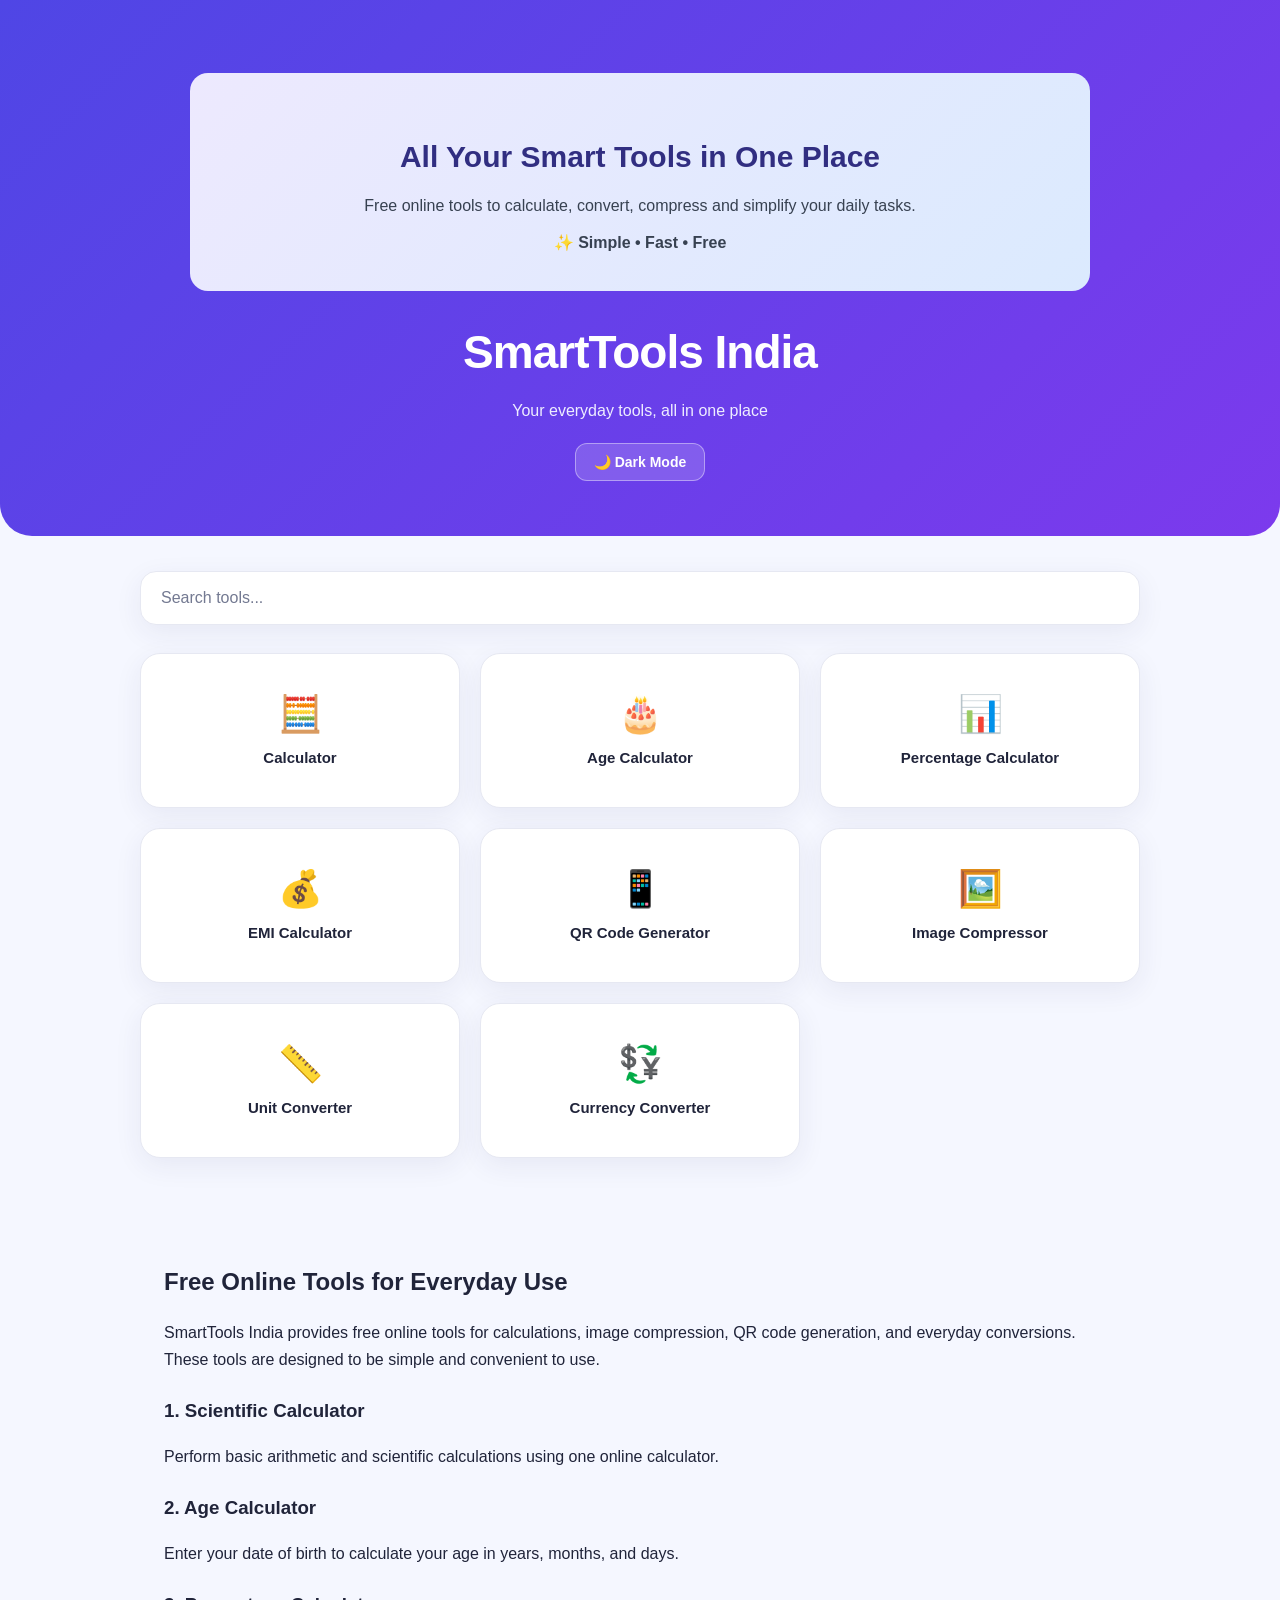
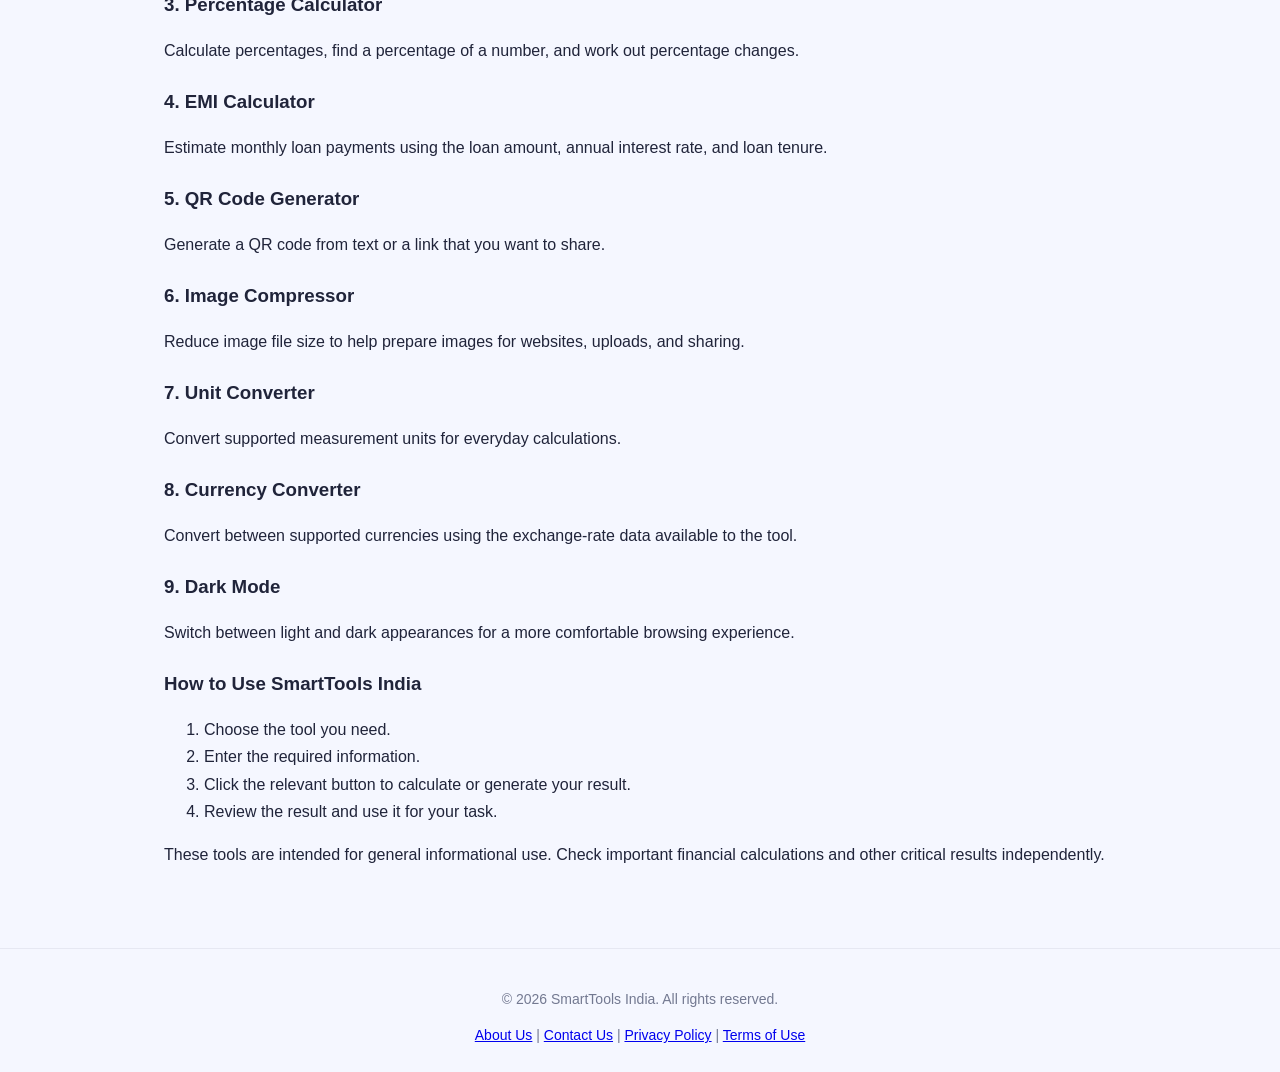
<file: index.html>
<!DOCTYPE html>
<html lang="en">
<head>
    <meta name="google-site-verification" content="Ud6FLCr-HIWoYgSxxKe6QZ-1Vs3FqGIS44I4vIjHwUQ" />
    <meta charset="UTF-8">
    <meta name="viewport" content="width=device-width, initial-scale=1.0">
    <title>SmartTools India</title>
    <link rel="stylesheet" href="style.css">
    
<title>SmartTools India - Free Online Calculators & Tools</title>
<meta name="description" content="Use free online tools including a scientific calculator, age calculator, percentage calculator, EMI calculator, QR code generator, image compressor, unit converter and currency converter.">
<meta name="robots" content="index, follow">
<link rel="canonical" href="https://sanchitshukla6306.github.io/smarttools-india/">

</head>
<body>

    <header>
<section class="welcome-section">
    <h2>All Your Smart Tools in One Place</h2>
    <p>Free online tools to calculate, convert, compress and simplify your daily tasks.</p>
    <p class="welcome-note">✨ Simple • Fast • Free</p>
</section>
        <h1>SmartTools India</h1>
        <p>Your everyday tools, all in one place</p>
        <button id="theme-toggle" class="theme-button">
    🌙 Dark Mode
</button>
    </header>

    <main>
        <input
            type="search"
            id="search"
            placeholder="Search tools..."
            aria-label="Search tools"
        >

        <section class="tools">
            <button class="tool-card" data-tool="calculator">
                🧮 <span>Calculator</span>
            </button>

            <button class="tool-card" data-tool="age">
                🎂 <span>Age Calculator</span>
            </button>

            <button class="tool-card" data-tool="percentage">
                📊 <span>Percentage Calculator</span>
            </button>
            
    

            <button class="tool-card" data-tool="emi">
                💰 <span>EMI Calculator</span>
            </button>

            <button class="tool-card" data-tool="qr">
                📱 <span>QR Code Generator</span>
            </button>

            <button class="tool-card" data-tool="compressor">
                🖼️ <span>Image Compressor</span>
            </button>

            <button class="tool-card" data-tool="converter">
                📏 <span> Unit Converter</span> 
            </button>

            <button class="tool-card" data-tool="currency">
                💱 <span> Currency Converter </span>
</button>

        </section>

        <section id="tool-area" class="tool-area" hidden>
            <h2 id="tool-title"></h2>
            <div id="tool-content"></div>
            <p id="result" role="status" aria-live="polite"></p>
        </section>
    </main>
    
<section class="seo-content">
    
  <h2>Free Online Tools for Everyday Use</h2>
  <p>
    SmartTools India provides free online tools for calculations,
    image compression, QR code generation, and everyday conversions.
    These tools are designed to be simple and convenient to use.
  </p>

  <h3>1. Scientific Calculator</h3>
  <p>Perform basic arithmetic and scientific calculations using one online calculator.</p>

  <h3>2. Age Calculator</h3>
  <p>Enter your date of birth to calculate your age in years, months, and days.</p>

  <h3>3. Percentage Calculator</h3>
  <p>Calculate percentages, find a percentage of a number, and work out percentage changes.</p>

  <h3>4. EMI Calculator</h3>
  <p>Estimate monthly loan payments using the loan amount, annual interest rate, and loan tenure.</p>

  <h3>5. QR Code Generator</h3>
  <p>Generate a QR code from text or a link that you want to share.</p>

  <h3>6. Image Compressor</h3>
  <p>Reduce image file size to help prepare images for websites, uploads, and sharing.</p>

  <h3>7. Unit Converter</h3>
  <p>Convert supported measurement units for everyday calculations.</p>

  <h3>8. Currency Converter</h3>
  <p>Convert between supported currencies using the exchange-rate data available to the tool.</p>

  <h3>9. Dark Mode</h3>
  <p>Switch between light and dark appearances for a more comfortable browsing experience.</p>

  <h3>How to Use SmartTools India</h3>
  <ol>
    <li>Choose the tool you need.</li>
    <li>Enter the required information.</li>
    <li>Click the relevant button to calculate or generate your result.</li>
    <li>Review the result and use it for your task.</li>
  </ol>

  <p>
    These tools are intended for general informational use.
    Check important financial calculations and other critical results independently.
  </p>
</section>



    

<footer class="site-footer">
  <p>© 2026 SmartTools India. All rights reserved.</p>

  <nav aria-label="Footer navigation">
    <a href="./about.html">About Us</a> |
    <a href="./contact.html">Contact Us</a> |
    <a href="./privacy.html">Privacy Policy</a> |
    <a href="./terms.html">Terms of Use</a>
  </nav>
</footer>

<script src="script.js"></script>

</body>
</html>
</file>
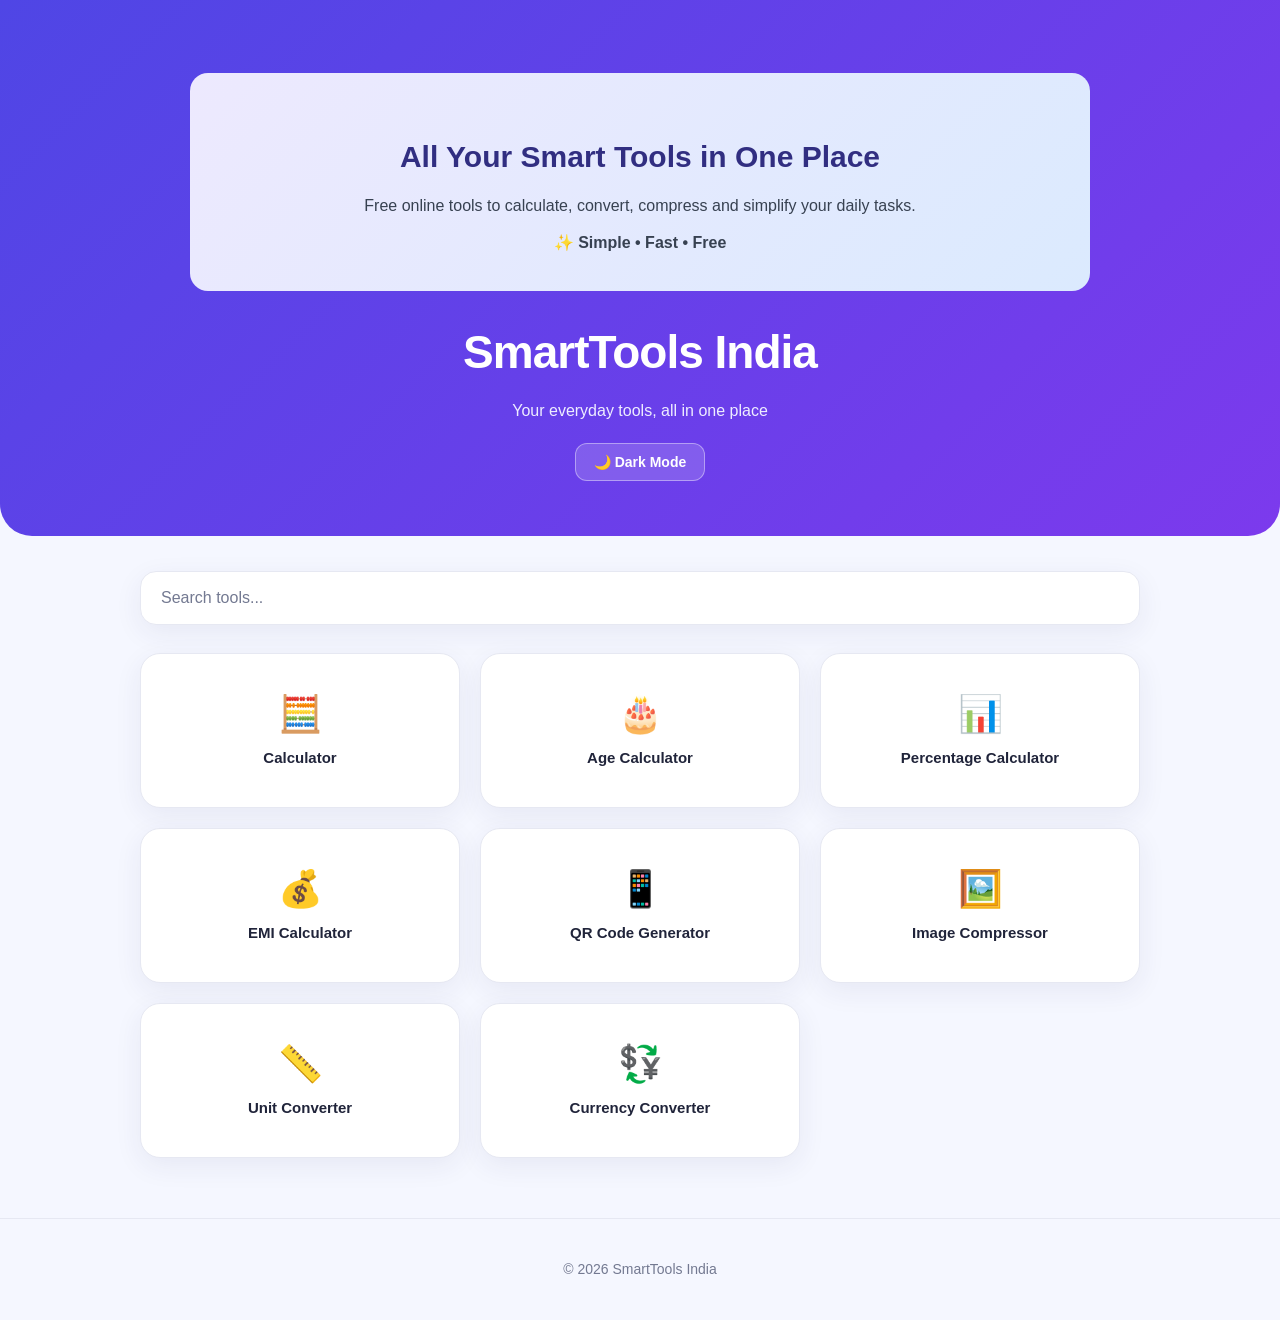
<file: SmartToolsIndia/index.html>
<!DOCTYPE html>
<html lang="en">
<head>
    <meta charset="UTF-8">
    <meta name="viewport" content="width=device-width, initial-scale=1.0">
    <title>SmartTools India</title>
    <link rel="stylesheet" href="style.css">
</head>
<body>

    <header>
<section class="welcome-section">
    <h2>All Your Smart Tools in One Place</h2>
    <p>Free online tools to calculate, convert, compress and simplify your daily tasks.</p>
    <p class="welcome-note">✨ Simple • Fast • Free</p>
</section>
        <h1>SmartTools India</h1>
        <p>Your everyday tools, all in one place</p>
        <button id="theme-toggle" class="theme-button">
    🌙 Dark Mode
</button>
    </header>

    <main>
        <input
            type="search"
            id="search"
            placeholder="Search tools..."
            aria-label="Search tools"
        >

        <section class="tools">
            <button class="tool-card" data-tool="calculator">
                🧮 <span>Calculator</span>
            </button>

            <button class="tool-card" data-tool="age">
                🎂 <span>Age Calculator</span>
            </button>

            <button class="tool-card" data-tool="percentage">
                📊 <span>Percentage Calculator</span>
            </button>
    

            <button class="tool-card" data-tool="emi">
                💰 <span>EMI Calculator</span>
            </button>

            <button class="tool-card" data-tool="qr">
                📱 <span>QR Code Generator</span>
            </button>

            <button class="tool-card" data-tool="compressor">
                🖼️ <span>Image Compressor</span>
            </button>

            <button class="tool-card" data-tool="converter">
                📏 <span> Unit Converter</span> 
            </button>

            <button class="tool-card" data-tool="currency">
                💱 <span> Currency Converter </span>
</button>

        </section>

        <section id="tool-area" class="tool-area" hidden>
            <h2 id="tool-title"></h2>
            <div id="tool-content"></div>
            <p id="result" role="status" aria-live="polite"></p>
        </section>
    </main>

    <footer>
        <p>© 2026 SmartTools India</p>
    </footer>

    <script src="script.js"></script>
</body>
</html>
</file>
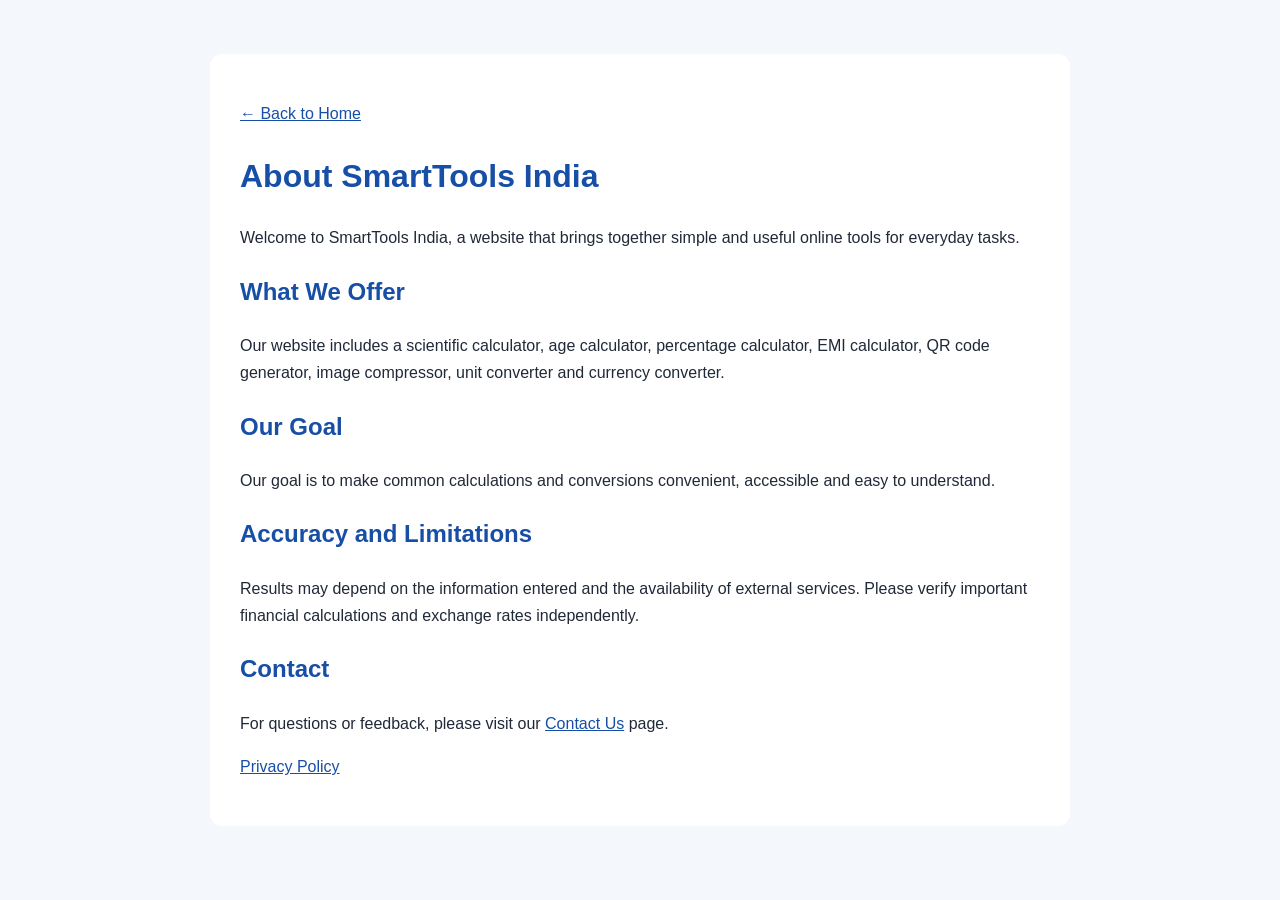
<file: about.html>
<!DOCTYPE html>
<html lang="en">
<head>
  <meta charset="UTF-8">
  <meta name="viewport" content="width=device-width, initial-scale=1.0">
  <meta name="description" content="Learn about SmartTools India and its free online tools.">
  <title>About Us | SmartTools India</title>
  <style>
    body {
      font-family: Arial, sans-serif;
      line-height: 1.7;
      color: #202938;
      background: #f4f7fb;
      margin: 0;
      padding: 24px 16px;
    }
    main {
      max-width: 800px;
      margin: 30px auto;
      padding: 30px;
      background: white;
      border-radius: 12px;
    }
    h1, h2 { color: #174ea6; }
    a { color: #174ea6; }
    @media (max-width: 600px) {
      main { padding: 20px; margin: 10px auto; }
    }
  </style>
</head>
<body>
  <main>
    <p><a href="./index.html">← Back to Home</a></p>

    <h1>About SmartTools India</h1>

    <p>
      Welcome to SmartTools India, a website that brings together
      simple and useful online tools for everyday tasks.
    </p>

    <h2>What We Offer</h2>
    <p>
      Our website includes a scientific calculator, age calculator,
      percentage calculator, EMI calculator, QR code generator,
      image compressor, unit converter and currency converter.
    </p>

    <h2>Our Goal</h2>
    <p>
      Our goal is to make common calculations and conversions
      convenient, accessible and easy to understand.
    </p>

    <h2>Accuracy and Limitations</h2>
    <p>
      Results may depend on the information entered and the
      availability of external services. Please verify important
      financial calculations and exchange rates independently.
    </p>

    <h2>Contact</h2>
    <p>
      For questions or feedback, please visit our
      <a href="./contact.html">Contact Us</a> page.
    </p>

    <p><a href="./privacy.html">Privacy Policy</a></p>
  </main>
</body>
</html>
</file>
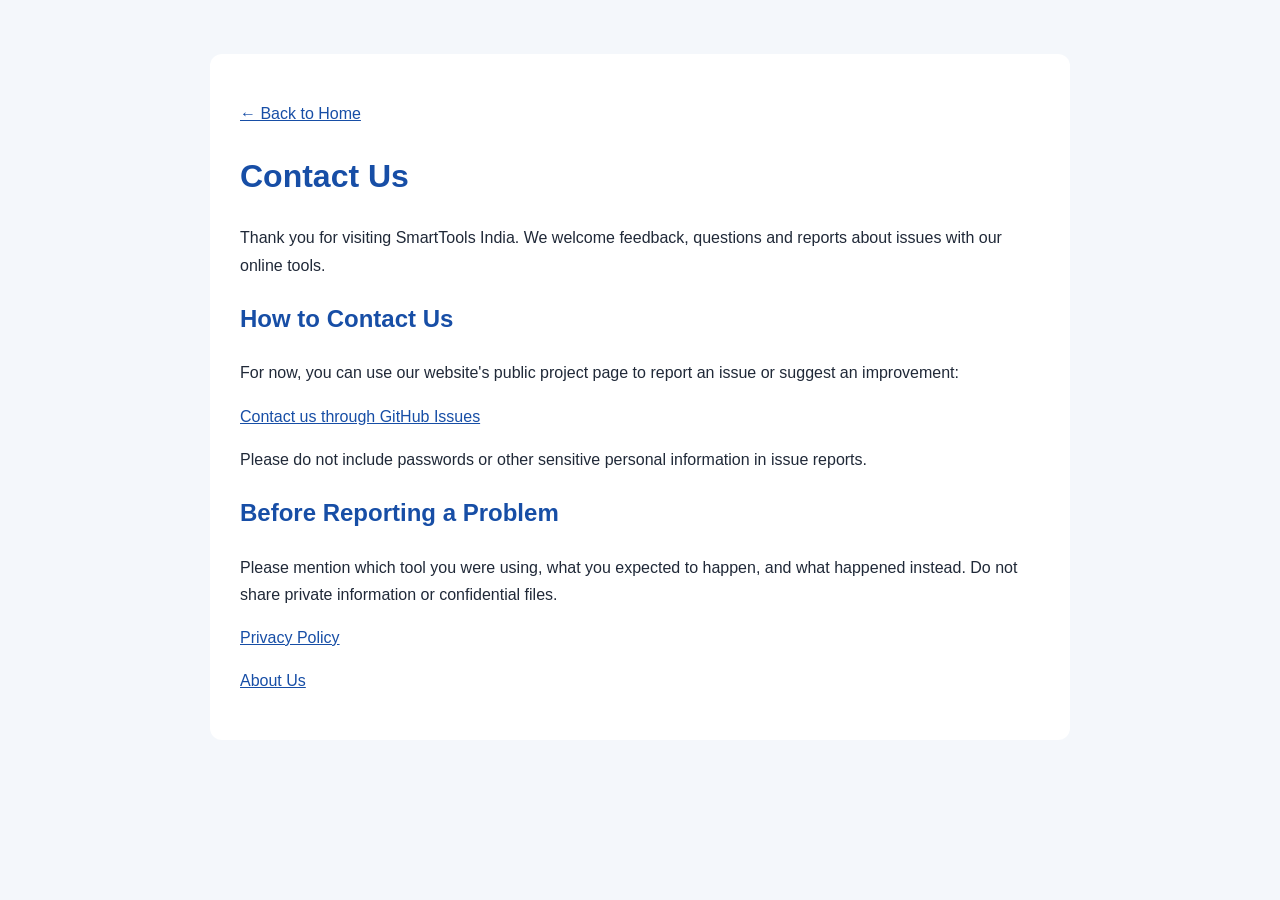
<file: contact.html>
<!DOCTYPE html>
<html lang="en">
<head>
  <meta charset="UTF-8">
  <meta name="viewport" content="width=device-width, initial-scale=1.0">
  <meta name="description" content="Contact SmartTools India with questions or feedback.">
  <title>Contact Us | SmartTools India</title>
  <style>
    body {
      font-family: Arial, sans-serif;
      line-height: 1.7;
      color: #202938;
      background: #f4f7fb;
      margin: 0;
      padding: 24px 16px;
    }
    main {
      max-width: 800px;
      margin: 30px auto;
      padding: 30px;
      background: white;
      border-radius: 12px;
    }
    h1, h2 { color: #174ea6; }
    a { color: #174ea6; }
    @media (max-width: 600px) {
      main { padding: 20px; margin: 10px auto; }
    }
  </style>
</head>
<body>
  <main>
    <p><a href="./index.html">← Back to Home</a></p>

    <h1>Contact Us</h1>

    <p>
      Thank you for visiting SmartTools India. We welcome feedback,
      questions and reports about issues with our online tools.
    </p>

    <h2>How to Contact Us</h2>
    <p>
      For now, you can use our website's public project page to
      report an issue or suggest an improvement:
    </p>

    <p>
      <a href="https://github.com/sanchitshukla6306/smarttools-india/issues"
         target="_blank" rel="noopener noreferrer">
        Contact us through GitHub Issues
      </a>
    </p>

    <p>Please do not include passwords or other sensitive personal information in issue reports.</p>

    <h2>Before Reporting a Problem</h2>
    <p>
      Please mention which tool you were using, what you expected
      to happen, and what happened instead. Do not share private
      information or confidential files.
    </p>

    <p><a href="./privacy.html">Privacy Policy</a></p>
    <p><a href="./about.html">About Us</a></p>
  </main>
</body>
</html>
</file>
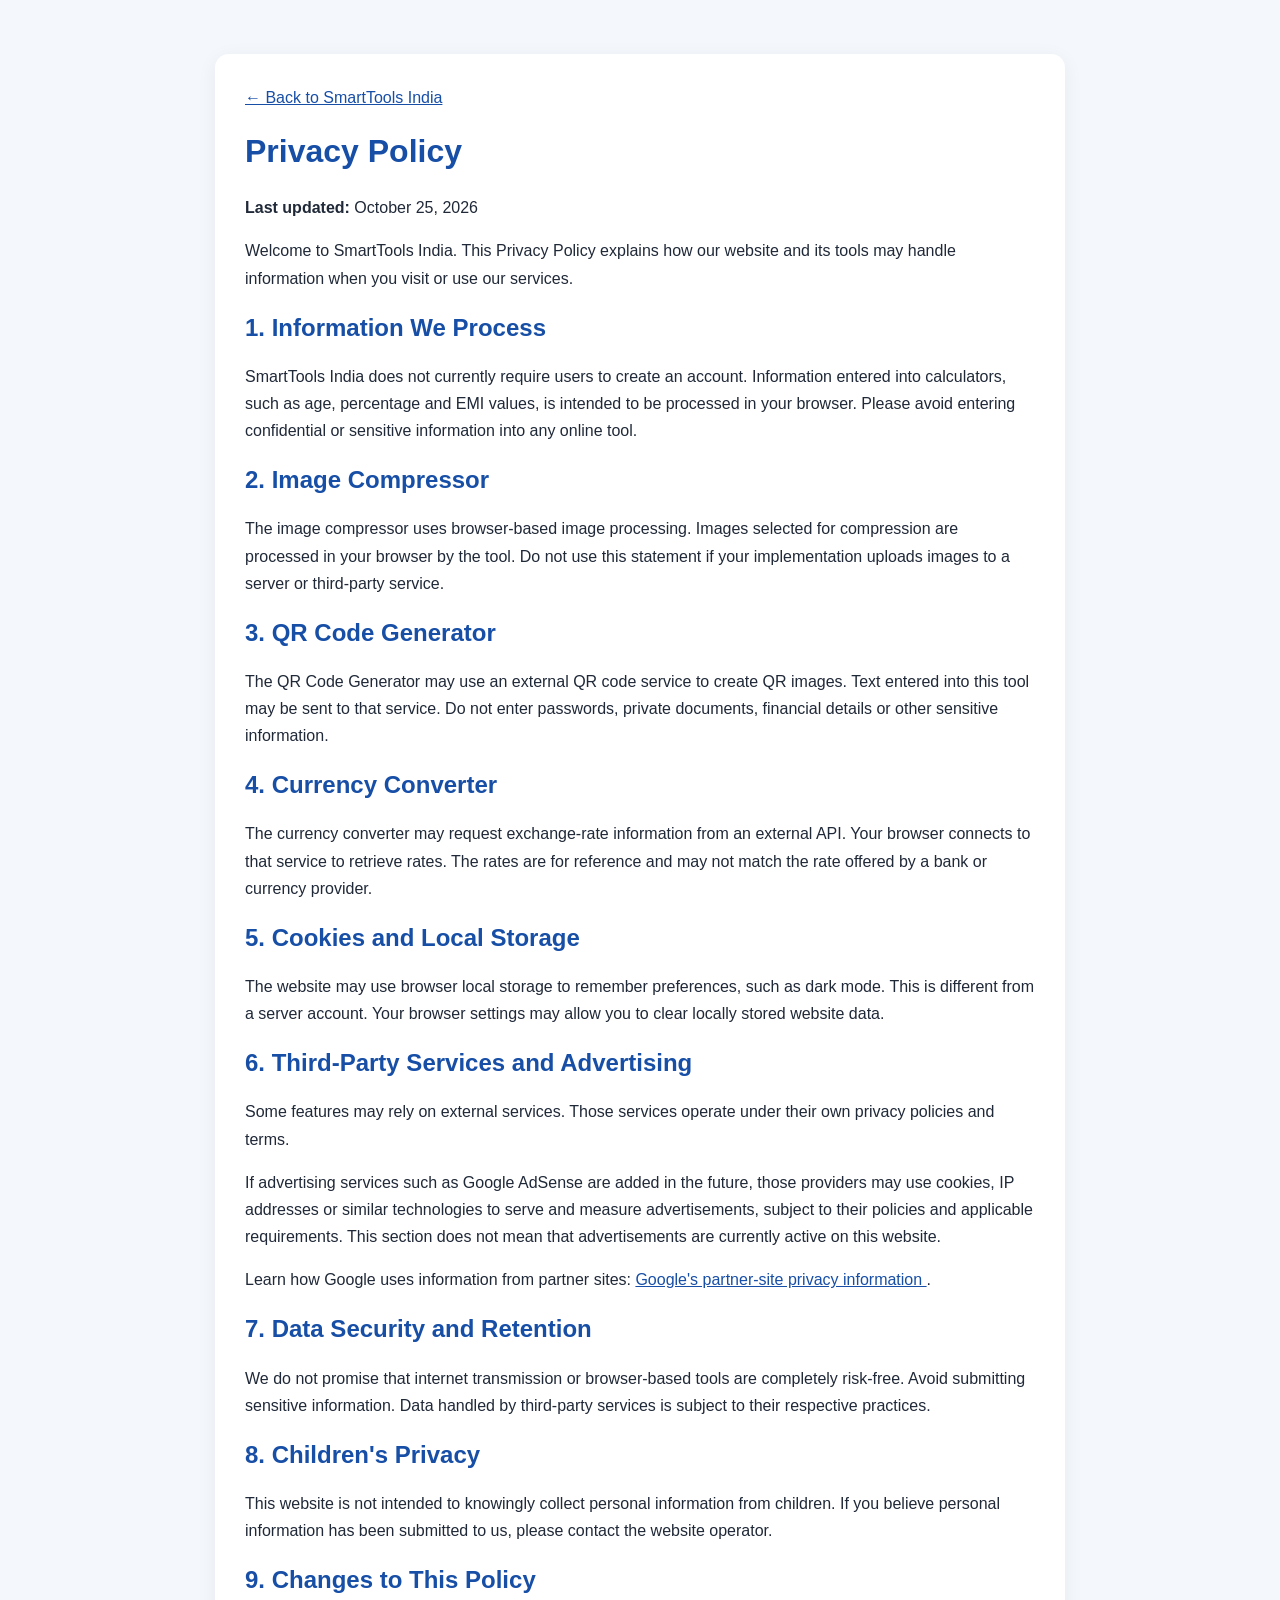
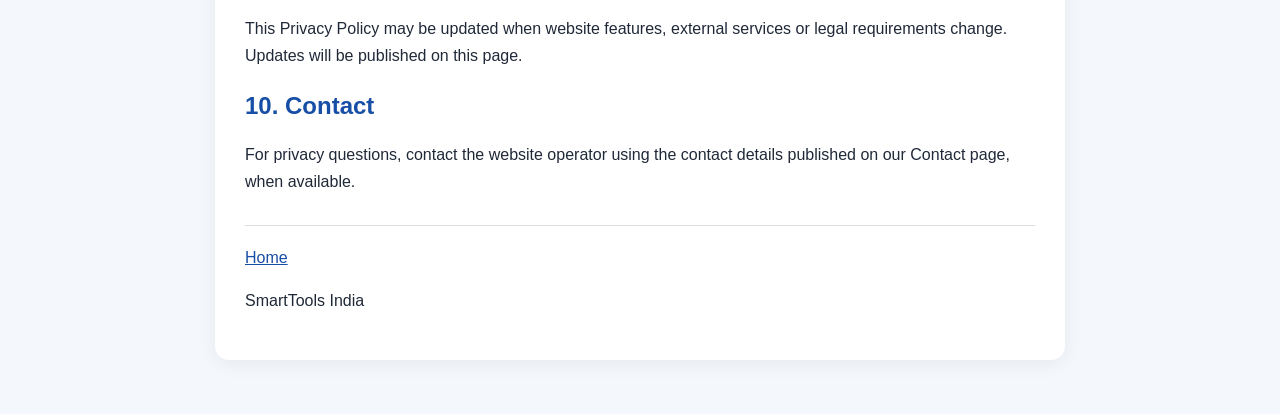
<file: privacy.html>
<!DOCTYPE html>
<html lang="en">
<head>
  <meta charset="UTF-8">
  <meta name="viewport" content="width=device-width, initial-scale=1.0">
  <meta name="description" content="Privacy Policy for SmartTools India, explaining tool usage, external services and privacy practices.">
  <title>Privacy Policy | SmartTools India</title>
  <style>
    * { box-sizing: border-box; }
    body {
      margin: 0;
      padding: 24px 16px;
      font-family: Arial, sans-serif;
      line-height: 1.7;
      color: #202938;
      background: #f4f7fb;
    }
    main {
      max-width: 850px;
      margin: 30px auto;
      padding: 30px;
      background: white;
      border-radius: 14px;
      box-shadow: 0 4px 20px rgba(0,0,0,.06);
    }
    h1, h2 { color: #174ea6; line-height: 1.3; }
    h1 { margin-top: 0; }
    a { color: #174ea6; overflow-wrap: anywhere; }
    .back { display: inline-block; margin-bottom: 20px; }
    footer { margin-top: 30px; border-top: 1px solid #ddd; padding-top: 18px; }
    @media (max-width: 600px) {
      main { padding: 22px 18px; margin: 10px auto; }
    }
  </style>
</head>
<body>
  <main>
    <a class="back" href="./index.html">← Back to SmartTools India</a>

    <h1>Privacy Policy</h1>
    <p><strong>Last updated:</strong> October 25, 2026</p>

    <p>
      Welcome to SmartTools India. This Privacy Policy explains how
      our website and its tools may handle information when you visit
      or use our services.
    </p>

    <h2>1. Information We Process</h2>
    <p>
      SmartTools India does not currently require users to create an
      account. Information entered into calculators, such as age,
      percentage and EMI values, is intended to be processed in your
      browser. Please avoid entering confidential or sensitive
      information into any online tool.
    </p>

    <h2>2. Image Compressor</h2>
    <p>
      The image compressor uses browser-based image processing.
      Images selected for compression are processed in your browser
      by the tool. Do not use this statement if your implementation
      uploads images to a server or third-party service.
    </p>

    <h2>3. QR Code Generator</h2>
    <p>
      The QR Code Generator may use an external QR code service to
      create QR images. Text entered into this tool may be sent to
      that service. Do not enter passwords, private documents,
      financial details or other sensitive information.
    </p>

    <h2>4. Currency Converter</h2>
    <p>
      The currency converter may request exchange-rate information
      from an external API. Your browser connects to that service
      to retrieve rates. The rates are for reference and may not
      match the rate offered by a bank or currency provider.
    </p>

    <h2>5. Cookies and Local Storage</h2>
    <p>
      The website may use browser local storage to remember
      preferences, such as dark mode. This is different from a
      server account. Your browser settings may allow you to clear
      locally stored website data.
    </p>

    <h2>6. Third-Party Services and Advertising</h2>
    <p>
      Some features may rely on external services. Those services
      operate under their own privacy policies and terms.
    </p>
    <p>
      If advertising services such as Google AdSense are added in
      the future, those providers may use cookies, IP addresses
      or similar technologies to serve and measure advertisements,
      subject to their policies and applicable requirements.
      This section does not mean that advertisements are currently
      active on this website.
    </p>
    <p>
      Learn how Google uses information from partner sites:
      <a href="https://policies.google.com/technologies/partner-sites"
         target="_blank" rel="noopener noreferrer">
        Google's partner-site privacy information
      </a>.
    </p>

    <h2>7. Data Security and Retention</h2>
    <p>
      We do not promise that internet transmission or browser-based
      tools are completely risk-free. Avoid submitting sensitive
      information. Data handled by third-party services is subject
      to their respective practices.
    </p>

    <h2>8. Children's Privacy</h2>
    <p>
      This website is not intended to knowingly collect personal
      information from children. If you believe personal information
      has been submitted to us, please contact the website operator.
    </p>

    <h2>9. Changes to This Policy</h2>
    <p>
      This Privacy Policy may be updated when website features,
      external services or legal requirements change. Updates will
      be published on this page.
    </p>

    <h2>10. Contact</h2>
    <p>
      For privacy questions, contact the website operator using
      the contact details published on our Contact page, when available.
    </p>

    <footer>
      <a href="./index.html">Home</a>
      <p>SmartTools India</p>
    </footer>
  </main>
</body>
</html>
</file>
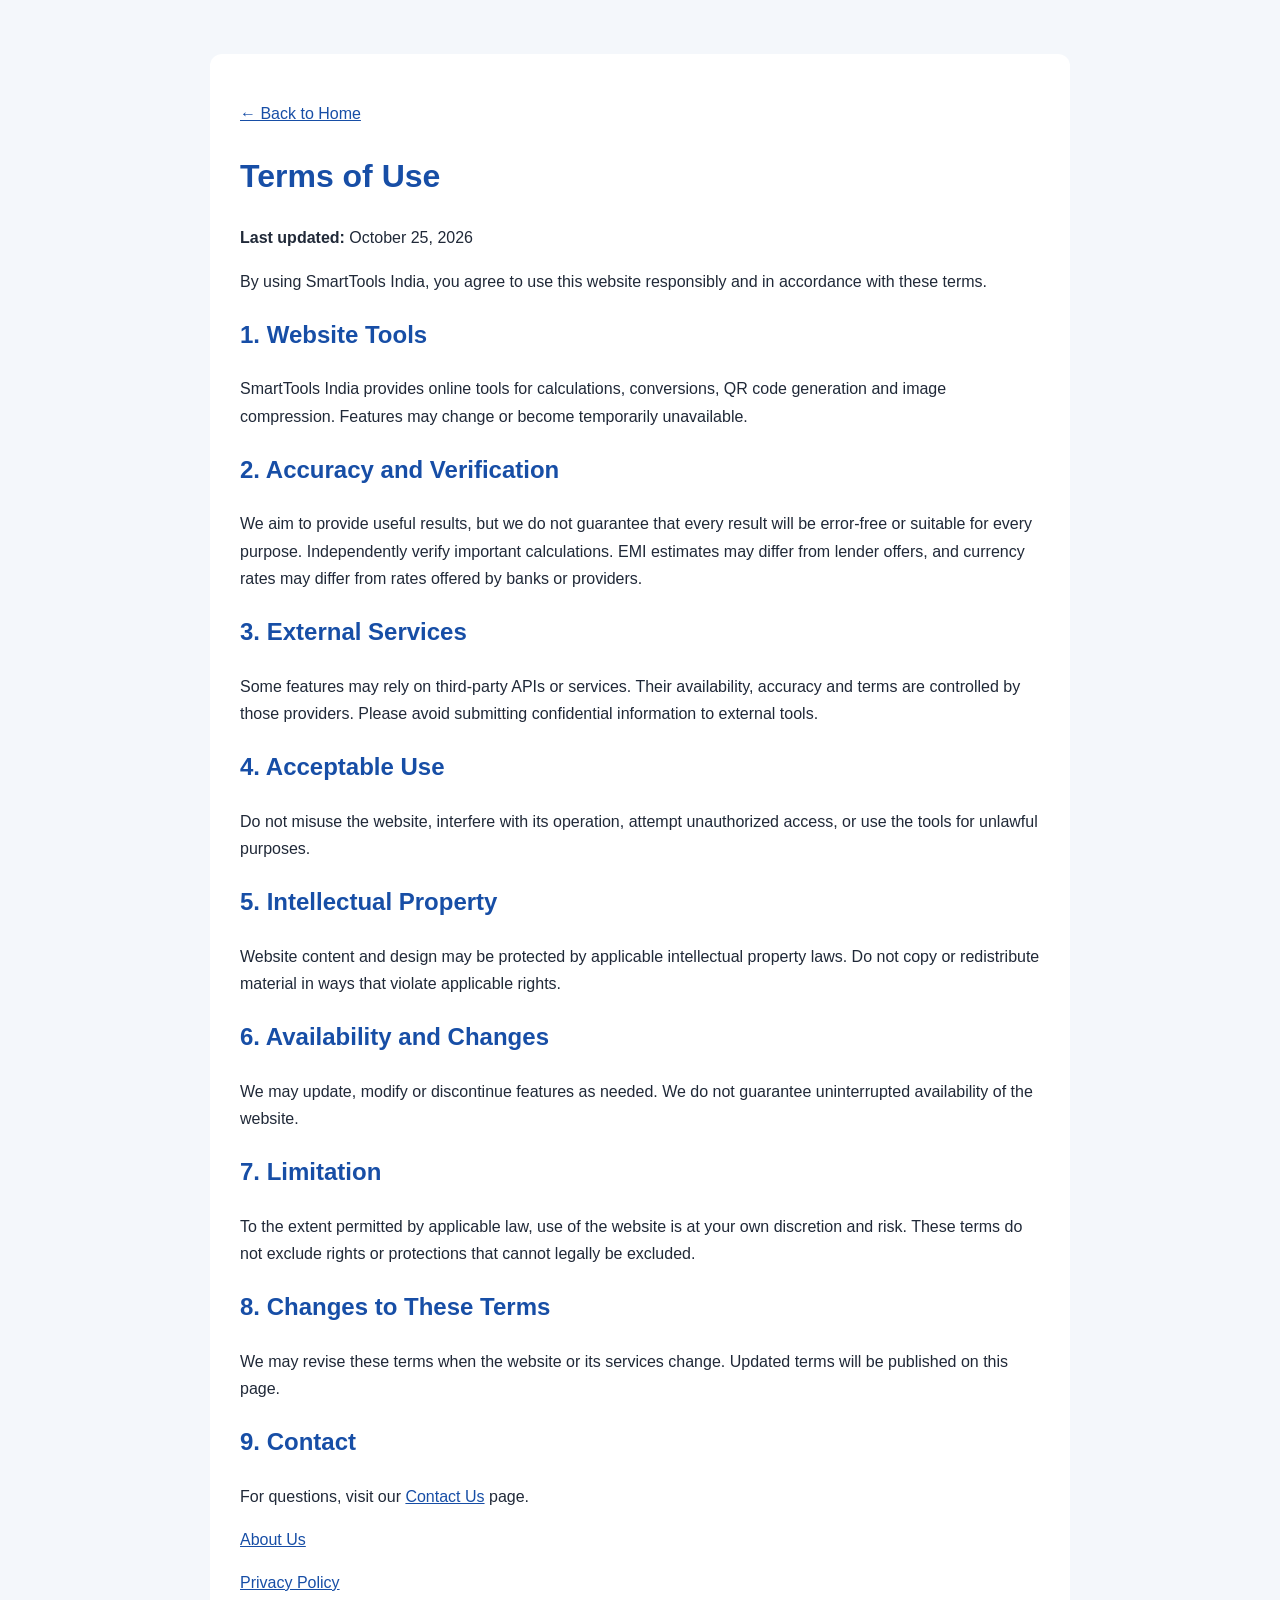
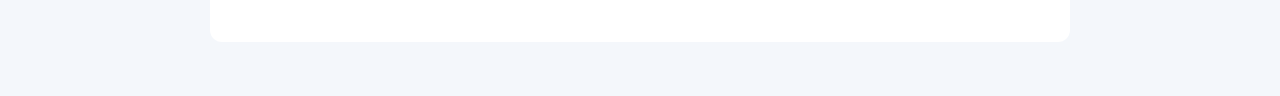
<file: terms.html>
<!DOCTYPE html>
<html lang="en">
<head>
  <meta charset="UTF-8">
  <meta name="viewport" content="width=device-width, initial-scale=1.0">
  <meta name="description" content="Terms of Use for SmartTools India online tools.">
  <title>Terms of Use | SmartTools India</title>
  <style>
    body {
      font-family: Arial, sans-serif;
      line-height: 1.7;
      color: #202938;
      background: #f4f7fb;
      margin: 0;
      padding: 24px 16px;
    }
    main {
      max-width: 800px;
      margin: 30px auto;
      padding: 30px;
      background: white;
      border-radius: 12px;
    }
    h1, h2 { color: #174ea6; }
    a { color: #174ea6; }
    @media (max-width: 600px) {
      main { padding: 20px; margin: 10px auto; }
    }
  </style>
</head>
<body>
  <main>
    <p><a href="./index.html">← Back to Home</a></p>

    <h1>Terms of Use</h1>
    <p><strong>Last updated:</strong> October 25, 2026</p>

    <p>
      By using SmartTools India, you agree to use this website
      responsibly and in accordance with these terms.
    </p>

    <h2>1. Website Tools</h2>
    <p>
      SmartTools India provides online tools for calculations,
      conversions, QR code generation and image compression.
      Features may change or become temporarily unavailable.
    </p>

    <h2>2. Accuracy and Verification</h2>
    <p>
      We aim to provide useful results, but we do not guarantee
      that every result will be error-free or suitable for every
      purpose. Independently verify important calculations.
      EMI estimates may differ from lender offers, and currency
      rates may differ from rates offered by banks or providers.
    </p>

    <h2>3. External Services</h2>
    <p>
      Some features may rely on third-party APIs or services.
      Their availability, accuracy and terms are controlled by
      those providers. Please avoid submitting confidential
      information to external tools.
    </p>

    <h2>4. Acceptable Use</h2>
    <p>
      Do not misuse the website, interfere with its operation,
      attempt unauthorized access, or use the tools for unlawful
      purposes.
    </p>

    <h2>5. Intellectual Property</h2>
    <p>
      Website content and design may be protected by applicable
      intellectual property laws. Do not copy or redistribute
      material in ways that violate applicable rights.
    </p>

    <h2>6. Availability and Changes</h2>
    <p>
      We may update, modify or discontinue features as needed.
      We do not guarantee uninterrupted availability of the website.
    </p>

    <h2>7. Limitation</h2>
    <p>
      To the extent permitted by applicable law, use of the website
      is at your own discretion and risk. These terms do not exclude
      rights or protections that cannot legally be excluded.
    </p>

    <h2>8. Changes to These Terms</h2>
    <p>
      We may revise these terms when the website or its services
      change. Updated terms will be published on this page.
    </p>

    <h2>9. Contact</h2>
    <p>
      For questions, visit our
      <a href="./contact.html">Contact Us</a> page.
    </p>

    <p><a href="./about.html">About Us</a></p>
    <p><a href="./privacy.html">Privacy Policy</a></p>
  </main>
</body>
</html>
</file>
<file: style.css>
/* =================================
   SMARTTOOLS INDIA - PROFESSIONAL UI
================================= */

:root {
    --primary: #5b5cf0;
    --primary-dark: #4546d8;
    --background: #f5f7ff;
    --surface: #ffffff;
    --text: #20243a;
    --muted: #737991;
    --border: #e6e8f2;
    --shadow: 0 8px 28px rgba(37, 45, 100, 0.07);
}

* {
    box-sizing: border-box;
}

html {
    scroll-behavior: smooth;
}

body {
    margin: 0;
    font-family: "Segoe UI", Arial, sans-serif;
    background: var(--background);
    color: var(--text);
    line-height: 1.6;
    transition: background 0.25s, color 0.25s;
}

/* HEADER */

header {
    background: linear-gradient(135deg, #4f46e5, #7c3aed);
    color: white;
    text-align: center;
    padding: 48px 20px 55px;
    border-radius: 0 0 32px 32px;
}

header h1 {
    font-size: clamp(30px, 5vw, 46px);
    margin: 0 0 8px;
    font-weight: 800;
    letter-spacing: -1px;
}

header p {
    margin: 0;
    color: #eeedff;
    font-size: 16px;
}

/* DARK MODE BUTTON */

.theme-button {
    background: rgba(255, 255, 255, 0.16);
    color: white;
    border: 1px solid rgba(255, 255, 255, 0.4);
    padding: 10px 18px;
    border-radius: 12px;
    cursor: pointer;
    margin-top: 20px;
    font-size: 14px;
    font-weight: 600;
    transition: background 0.2s;
}

.theme-button:hover {
    background: rgba(255, 255, 255, 0.28);
}

/* MAIN CONTENT */

main {
    width: min(100% - 32px, 1000px);
    margin: 35px auto 60px;
}

/* SEARCH BAR */

#search {
    display: block;
    width: 100%;
    padding: 17px 20px;
    margin-bottom: 28px;
    border: 1px solid var(--border);
    border-radius: 16px;
    background: var(--surface);
    color: var(--text);
    font-size: 16px;
    outline: none;
    box-shadow: var(--shadow);
    transition: border-color 0.2s, box-shadow 0.2s;
}

#search:focus {
    border-color: var(--primary);
    box-shadow: 0 0 0 4px rgba(91, 92, 240, 0.12);
}

#search::placeholder {
    color: var(--muted);
}

/* TOOLS GRID */

.tools {
    display: grid;
    grid-template-columns: repeat(3, minmax(0, 1fr));
    gap: 20px;
}

/* INDIVIDUAL TOOL CARDS */

.tool-card {
    min-height: 155px;
    padding: 24px 15px;
    background: var(--surface);
    color: var(--text);
    border: 1px solid var(--border);
    border-radius: 20px;
    cursor: pointer;
    font-size: 36px;
    box-shadow: var(--shadow);
    transition:
        transform 0.2s,
        box-shadow 0.2s,
        border-color 0.2s;
}

.tool-card:hover {
    transform: translateY(-5px);
    border-color: var(--primary);
    box-shadow: 0 14px 32px rgba(37, 45, 100, 0.12);
}

.tool-card:focus-visible,
.action-button:focus-visible,
.theme-button:focus-visible {
    outline: 3px solid #a5b4fc;
    outline-offset: 3px;
}

.tool-card span {
    display: block;
    margin-top: 12px;
    font-size: 15px;
    font-weight: 700;
    line-height: 1.4;
}

/* TOOL WORKSPACE */

.tool-area {
    margin-top: 30px;
    padding: 28px;
    background: var(--surface);
    border: 1px solid var(--border);
    border-radius: 22px;
    box-shadow: var(--shadow);
    overflow-wrap: anywhere;
}

.tool-area h2 {
    margin-top: 0;
    margin-bottom: 22px;
    font-size: 25px;
    letter-spacing: -0.4px;
}

/* INPUTS */

.tool-area input:not([type="range"]):not([type="checkbox"]),
.tool-area select {
    display: block;
    width: 100%;
    min-height: 48px;
    padding: 12px 14px;
    margin: 8px 0 18px;
    border: 1px solid var(--border);
    border-radius: 12px;
    background: var(--surface);
    color: var(--text);
    font: inherit;
    outline: none;
}

.tool-area input:focus,
.tool-area select:focus {
    border-color: var(--primary);
}

.tool-area label {
    display: block;
    font-size: 14px;
    font-weight: 600;
    margin-top: 12px;
}

.tool-area input[type="range"] {
    width: 100%;
    accent-color: var(--primary);
}

/* ACTION BUTTONS */

.action-button {
    display: inline-block;
    padding: 13px 20px;
    border: none;
    border-radius: 12px;
    background: var(--primary);
    color: white;
    font-size: 15px;
    font-weight: 700;
    cursor: pointer;
    transition: background 0.2s, transform 0.2s;
}

.action-button:hover {
    background: var(--primary-dark);
    transform: translateY(-1px);
}

.action-button:disabled {
    opacity: 0.65;
    cursor: wait;
    transform: none;
}

/* RESULT */

#result {
    margin-top: 20px;
    font-weight: 600;
    overflow-wrap: anywhere;
}

/* IMAGE PREVIEWS */

#compress-output img,
#qr-output img {
    display: block;
    max-width: 100%;
    height: auto;
    margin: 16px auto;
    border-radius: 12px;
}

/* FOOTER */

footer {
    padding: 25px 16px;
    text-align: center;
    color: var(--muted);
    font-size: 14px;
    border-top: 1px solid var(--border);
}

/* HIDDEN ELEMENTS */

[hidden] {
    display: none !important;
}

/* TABLET */

@media (max-width: 750px) {
    header {
        padding: 38px 18px 45px;
    }

    .tools {
        grid-template-columns: repeat(2, minmax(0, 1fr));
        gap: 15px;
    }

    .tool-card {
        min-height: 140px;
    }

    .tool-area {
        padding: 22px;
    }
}

/* MOBILE */

@media (max-width: 420px) {
    main {
        width: calc(100% - 24px);
        margin-top: 24px;
    }

    header {
        border-radius: 0 0 24px 24px;
    }

    .tools {
        gap: 12px;
    }

    .tool-card {
        min-height: 125px;
        padding: 18px 8px;
        font-size: 30px;
        border-radius: 16px;
    }

    .tool-card span {
        font-size: 13px;
    }

    .tool-area {
        padding: 17px;
        border-radius: 17px;
    }

    .tool-area h2 {
        font-size: 21px;
    }
}

/* DARK MODE */

body.dark-mode {
    --background: #101322;
    --surface: #1b2033;
    --text: #f2f4ff;
    --muted: #b0b7ce;
    --border: #30374e;
    --shadow: 0 8px 28px rgba(0, 0, 0, 0.15);
}

body.dark-mode header {
    background: linear-gradient(135deg, #292b70, #49277c);
}

body.dark-mode #search {
    background: var(--surface);
    color: var(--text);
}

body.dark-mode .tool-area input,
body.dark-mode .tool-area select {
    background: #252b40;
    color: var(--text);
    border-color: var(--border);
}

body.dark-mode .tool-card:hover {
    border-color: #9293ff;
}


.welcome-section {
    text-align: center;
    padding: 35px 20px;
    margin: 25px auto;
    max-width: 900px;
    border-radius: 18px;
    background: linear-gradient(135deg, #ede9fe, #dbeafe);
}

.welcome-section h2 {
    font-size: 30px;
    margin-bottom: 12px;
    color: #312e81;
}

.welcome-section p {
    font-size: 16px;
    line-height: 1.6;
    color: #374151;
}

.welcome-section .welcome-note {
    font-weight: bold;
    margin-top: 12px;
}

body.dark-mode .welcome-section {
    background: linear-gradient(135deg, #272044, #172554);
}

body.dark-mode .welcome-section h2,
body.dark-mode .welcome-section p {
    color: #f3f4f6;
}

@media (max-width: 600px) {
    .welcome-section {
        padding: 25px 15px;
    }

    .welcome-section h2 {
        font-size: 24px;
    }
}
/* Modern Scientific Calculator */
.calc-app {
    width: 100%;
    max-width: 520px;
    margin: 20px auto;
    padding: 20px;
    border-radius: 22px;
    background: #111827;
    color: #f9fafb;
    box-shadow: 0 15px 40px rgba(0, 0, 0, 0.22);
}

.calc-top,
.calc-memory,
.calc-bottom {
    display: flex;
    align-items: center;
    justify-content: space-between;
    gap: 8px;
    margin-bottom: 12px;
}

.calc-top span {
    font-size: 12px;
    letter-spacing: 1.5px;
    color: #c4b5fd;
}

.calc-app button {
    min-height: 43px;
    padding: 9px;
    border: 0;
    border-radius: 10px;
    cursor: pointer;
    font-size: 14px;
    font-weight: 600;
    background: #374151;
    color: #f9fafb;
    transition: transform 0.12s, background 0.12s;
}

.calc-app button:hover {
    background: #4b5563;
    transform: translateY(-1px);
}

.calc-app button:active {
    transform: scale(0.97);
}

.calc-display {
    padding: 15px;
    margin-bottom: 12px;
    border-radius: 14px;
    background: #030712;
    text-align: right;
    overflow: hidden;
}

#calc-expression {
    min-height: 22px;
    margin-bottom: 8px;
    color: #9ca3af;
    font-size: 14px;
    overflow-wrap: anywhere;
}

#calc-screen {
    width: 100%;
    padding: 5px 0;
    border: none;
    outline: none;
    background: transparent;
    color: white;
    text-align: right;
    font-size: clamp(26px, 6vw, 38px);
    font-weight: 600;
}

.calc-memory button {
    flex: 1;
    min-width: 0;
    font-size: 12px;
    background: #252f40;
}

.calc-grid {
    display: grid;
    grid-template-columns: repeat(5, minmax(0, 1fr));
    gap: 8px;
}

.calc-grid button {
    min-width: 0;
}

.calc-grid button:nth-child(-n+10) {
    background: #312e81;
}

.calc-grid button[data-calc="AC"],
.calc-grid button[data-calc="DEL"] {
    background: #9f1239;
}

.calc-grid .calc-equals {
    background: #7c3aed;
    font-size: 20px;
}

.calc-grid .calc-equals:hover {
    background: #6d28d9;
}

.calc-bottom {
    margin-top: 12px;
    margin-bottom: 0;
}

.calc-bottom button {
    flex: 1;
    font-size: 12px;
}

#calc-history {
    max-height: 180px;
    overflow-y: auto;
    margin-top: 14px;
    padding: 10px;
    border-radius: 10px;
    background: #030712;
}

.calc-history-item {
    display: block;
    width: 100%;
    margin-bottom: 6px;
    text-align: left;
    overflow-wrap: anywhere;
}

@media (max-width: 420px) {
    .calc-app {
        padding: 12px;
        border-radius: 16px;
    }

    .calc-grid {
        gap: 5px;
    }

    .calc-app button {
        padding: 7px 3px;
        font-size: 12px;
    }

    .calc-memory {
        gap: 5px;
    }
}


.seo-content {
  max-width: 1000px;
  margin: 40px auto;
  padding: 24px;
  line-height: 1.7;
}

.seo-content h2 {
  margin-bottom: 16px;
}

.seo-content h3 {
  margin-top: 22px;
  margin-bottom: 8px;
}

.seo-content p,
.seo-content li {
  line-height: 1.7;
}

@media (max-width: 600px) {
  .seo-content {
    padding: 16px;
    margin: 24px auto;
  }
}

.tool-info {
  max-width: 800px;
  margin: 24px auto;
  padding: 20px;
  border-radius: 12px;
  line-height: 1.7;
}

.tool-info h3 {
  margin-bottom: 12px;
}

.tool-info h4 {
  margin-top: 16px;
  margin-bottom: 6px;
}
</file>
<file: SmartToolsIndia/style.css>
/* =================================
   SMARTTOOLS INDIA - PROFESSIONAL UI
================================= */

:root {
    --primary: #5b5cf0;
    --primary-dark: #4546d8;
    --background: #f5f7ff;
    --surface: #ffffff;
    --text: #20243a;
    --muted: #737991;
    --border: #e6e8f2;
    --shadow: 0 8px 28px rgba(37, 45, 100, 0.07);
}

* {
    box-sizing: border-box;
}

html {
    scroll-behavior: smooth;
}

body {
    margin: 0;
    font-family: "Segoe UI", Arial, sans-serif;
    background: var(--background);
    color: var(--text);
    line-height: 1.6;
    transition: background 0.25s, color 0.25s;
}

/* HEADER */

header {
    background: linear-gradient(135deg, #4f46e5, #7c3aed);
    color: white;
    text-align: center;
    padding: 48px 20px 55px;
    border-radius: 0 0 32px 32px;
}

header h1 {
    font-size: clamp(30px, 5vw, 46px);
    margin: 0 0 8px;
    font-weight: 800;
    letter-spacing: -1px;
}

header p {
    margin: 0;
    color: #eeedff;
    font-size: 16px;
}

/* DARK MODE BUTTON */

.theme-button {
    background: rgba(255, 255, 255, 0.16);
    color: white;
    border: 1px solid rgba(255, 255, 255, 0.4);
    padding: 10px 18px;
    border-radius: 12px;
    cursor: pointer;
    margin-top: 20px;
    font-size: 14px;
    font-weight: 600;
    transition: background 0.2s;
}

.theme-button:hover {
    background: rgba(255, 255, 255, 0.28);
}

/* MAIN CONTENT */

main {
    width: min(100% - 32px, 1000px);
    margin: 35px auto 60px;
}

/* SEARCH BAR */

#search {
    display: block;
    width: 100%;
    padding: 17px 20px;
    margin-bottom: 28px;
    border: 1px solid var(--border);
    border-radius: 16px;
    background: var(--surface);
    color: var(--text);
    font-size: 16px;
    outline: none;
    box-shadow: var(--shadow);
    transition: border-color 0.2s, box-shadow 0.2s;
}

#search:focus {
    border-color: var(--primary);
    box-shadow: 0 0 0 4px rgba(91, 92, 240, 0.12);
}

#search::placeholder {
    color: var(--muted);
}

/* TOOLS GRID */

.tools {
    display: grid;
    grid-template-columns: repeat(3, minmax(0, 1fr));
    gap: 20px;
}

/* INDIVIDUAL TOOL CARDS */

.tool-card {
    min-height: 155px;
    padding: 24px 15px;
    background: var(--surface);
    color: var(--text);
    border: 1px solid var(--border);
    border-radius: 20px;
    cursor: pointer;
    font-size: 36px;
    box-shadow: var(--shadow);
    transition:
        transform 0.2s,
        box-shadow 0.2s,
        border-color 0.2s;
}

.tool-card:hover {
    transform: translateY(-5px);
    border-color: var(--primary);
    box-shadow: 0 14px 32px rgba(37, 45, 100, 0.12);
}

.tool-card:focus-visible,
.action-button:focus-visible,
.theme-button:focus-visible {
    outline: 3px solid #a5b4fc;
    outline-offset: 3px;
}

.tool-card span {
    display: block;
    margin-top: 12px;
    font-size: 15px;
    font-weight: 700;
    line-height: 1.4;
}

/* TOOL WORKSPACE */

.tool-area {
    margin-top: 30px;
    padding: 28px;
    background: var(--surface);
    border: 1px solid var(--border);
    border-radius: 22px;
    box-shadow: var(--shadow);
    overflow-wrap: anywhere;
}

.tool-area h2 {
    margin-top: 0;
    margin-bottom: 22px;
    font-size: 25px;
    letter-spacing: -0.4px;
}

/* INPUTS */

.tool-area input:not([type="range"]):not([type="checkbox"]),
.tool-area select {
    display: block;
    width: 100%;
    min-height: 48px;
    padding: 12px 14px;
    margin: 8px 0 18px;
    border: 1px solid var(--border);
    border-radius: 12px;
    background: var(--surface);
    color: var(--text);
    font: inherit;
    outline: none;
}

.tool-area input:focus,
.tool-area select:focus {
    border-color: var(--primary);
}

.tool-area label {
    display: block;
    font-size: 14px;
    font-weight: 600;
    margin-top: 12px;
}

.tool-area input[type="range"] {
    width: 100%;
    accent-color: var(--primary);
}

/* ACTION BUTTONS */

.action-button {
    display: inline-block;
    padding: 13px 20px;
    border: none;
    border-radius: 12px;
    background: var(--primary);
    color: white;
    font-size: 15px;
    font-weight: 700;
    cursor: pointer;
    transition: background 0.2s, transform 0.2s;
}

.action-button:hover {
    background: var(--primary-dark);
    transform: translateY(-1px);
}

.action-button:disabled {
    opacity: 0.65;
    cursor: wait;
    transform: none;
}

/* RESULT */

#result {
    margin-top: 20px;
    font-weight: 600;
    overflow-wrap: anywhere;
}

/* IMAGE PREVIEWS */

#compress-output img,
#qr-output img {
    display: block;
    max-width: 100%;
    height: auto;
    margin: 16px auto;
    border-radius: 12px;
}

/* FOOTER */

footer {
    padding: 25px 16px;
    text-align: center;
    color: var(--muted);
    font-size: 14px;
    border-top: 1px solid var(--border);
}

/* HIDDEN ELEMENTS */

[hidden] {
    display: none !important;
}

/* TABLET */

@media (max-width: 750px) {
    header {
        padding: 38px 18px 45px;
    }

    .tools {
        grid-template-columns: repeat(2, minmax(0, 1fr));
        gap: 15px;
    }

    .tool-card {
        min-height: 140px;
    }

    .tool-area {
        padding: 22px;
    }
}

/* MOBILE */

@media (max-width: 420px) {
    main {
        width: calc(100% - 24px);
        margin-top: 24px;
    }

    header {
        border-radius: 0 0 24px 24px;
    }

    .tools {
        gap: 12px;
    }

    .tool-card {
        min-height: 125px;
        padding: 18px 8px;
        font-size: 30px;
        border-radius: 16px;
    }

    .tool-card span {
        font-size: 13px;
    }

    .tool-area {
        padding: 17px;
        border-radius: 17px;
    }

    .tool-area h2 {
        font-size: 21px;
    }
}

/* DARK MODE */

body.dark-mode {
    --background: #101322;
    --surface: #1b2033;
    --text: #f2f4ff;
    --muted: #b0b7ce;
    --border: #30374e;
    --shadow: 0 8px 28px rgba(0, 0, 0, 0.15);
}

body.dark-mode header {
    background: linear-gradient(135deg, #292b70, #49277c);
}

body.dark-mode #search {
    background: var(--surface);
    color: var(--text);
}

body.dark-mode .tool-area input,
body.dark-mode .tool-area select {
    background: #252b40;
    color: var(--text);
    border-color: var(--border);
}

body.dark-mode .tool-card:hover {
    border-color: #9293ff;
}


.welcome-section {
    text-align: center;
    padding: 35px 20px;
    margin: 25px auto;
    max-width: 900px;
    border-radius: 18px;
    background: linear-gradient(135deg, #ede9fe, #dbeafe);
}

.welcome-section h2 {
    font-size: 30px;
    margin-bottom: 12px;
    color: #312e81;
}

.welcome-section p {
    font-size: 16px;
    line-height: 1.6;
    color: #374151;
}

.welcome-section .welcome-note {
    font-weight: bold;
    margin-top: 12px;
}

body.dark-mode .welcome-section {
    background: linear-gradient(135deg, #272044, #172554);
}

body.dark-mode .welcome-section h2,
body.dark-mode .welcome-section p {
    color: #f3f4f6;
}

@media (max-width: 600px) {
    .welcome-section {
        padding: 25px 15px;
    }

    .welcome-section h2 {
        font-size: 24px;
    }
}
/* Modern Scientific Calculator */
.calc-app {
    width: 100%;
    max-width: 520px;
    margin: 20px auto;
    padding: 20px;
    border-radius: 22px;
    background: #111827;
    color: #f9fafb;
    box-shadow: 0 15px 40px rgba(0, 0, 0, 0.22);
}

.calc-top,
.calc-memory,
.calc-bottom {
    display: flex;
    align-items: center;
    justify-content: space-between;
    gap: 8px;
    margin-bottom: 12px;
}

.calc-top span {
    font-size: 12px;
    letter-spacing: 1.5px;
    color: #c4b5fd;
}

.calc-app button {
    min-height: 43px;
    padding: 9px;
    border: 0;
    border-radius: 10px;
    cursor: pointer;
    font-size: 14px;
    font-weight: 600;
    background: #374151;
    color: #f9fafb;
    transition: transform 0.12s, background 0.12s;
}

.calc-app button:hover {
    background: #4b5563;
    transform: translateY(-1px);
}

.calc-app button:active {
    transform: scale(0.97);
}

.calc-display {
    padding: 15px;
    margin-bottom: 12px;
    border-radius: 14px;
    background: #030712;
    text-align: right;
    overflow: hidden;
}

#calc-expression {
    min-height: 22px;
    margin-bottom: 8px;
    color: #9ca3af;
    font-size: 14px;
    overflow-wrap: anywhere;
}

#calc-screen {
    width: 100%;
    padding: 5px 0;
    border: none;
    outline: none;
    background: transparent;
    color: white;
    text-align: right;
    font-size: clamp(26px, 6vw, 38px);
    font-weight: 600;
}

.calc-memory button {
    flex: 1;
    min-width: 0;
    font-size: 12px;
    background: #252f40;
}

.calc-grid {
    display: grid;
    grid-template-columns: repeat(5, minmax(0, 1fr));
    gap: 8px;
}

.calc-grid button {
    min-width: 0;
}

.calc-grid button:nth-child(-n+10) {
    background: #312e81;
}

.calc-grid button[data-calc="AC"],
.calc-grid button[data-calc="DEL"] {
    background: #9f1239;
}

.calc-grid .calc-equals {
    background: #7c3aed;
    font-size: 20px;
}

.calc-grid .calc-equals:hover {
    background: #6d28d9;
}

.calc-bottom {
    margin-top: 12px;
    margin-bottom: 0;
}

.calc-bottom button {
    flex: 1;
    font-size: 12px;
}

#calc-history {
    max-height: 180px;
    overflow-y: auto;
    margin-top: 14px;
    padding: 10px;
    border-radius: 10px;
    background: #030712;
}

.calc-history-item {
    display: block;
    width: 100%;
    margin-bottom: 6px;
    text-align: left;
    overflow-wrap: anywhere;
}

@media (max-width: 420px) {
    .calc-app {
        padding: 12px;
        border-radius: 16px;
    }

    .calc-grid {
        gap: 5px;
    }

    .calc-app button {
        padding: 7px 3px;
        font-size: 12px;
    }

    .calc-memory {
        gap: 5px;
    }
}
</file>
